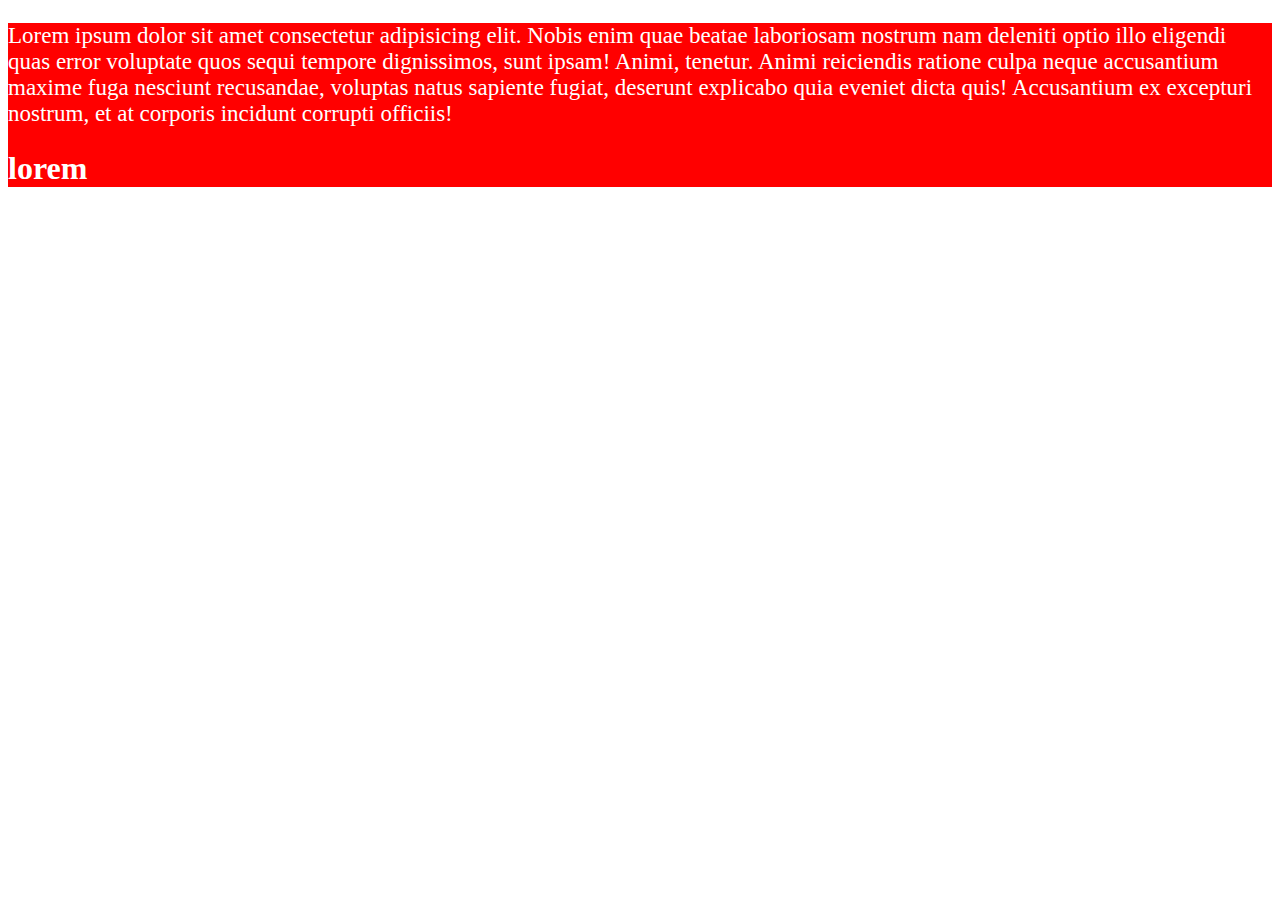
<file: day-02/index.html>
<!DOCTYPE html>
<html lang="en">
<head>
    <meta charset="UTF-8">
    <meta name="viewport" content="width=device-width, initial-scale=1.0">
    <title>day 02</title>
    <!-- external usage -->
    <link rel="stylesheet" href="style.css">

    <!-- internal css -->
    <style>

        p{
            font-size: 23px;
        }
    </style>
    
</head>
<body>
    <div class="test">
        <p>Lorem ipsum dolor sit amet consectetur adipisicing elit. Nobis enim quae beatae laboriosam nostrum nam deleniti optio illo eligendi quas error voluptate quos sequi tempore dignissimos, sunt ipsam! Animi, tenetur.
        Animi reiciendis ratione culpa neque accusantium maxime fuga nesciunt recusandae, voluptas natus sapiente fugiat, deserunt explicabo quia eveniet dicta quis! Accusantium ex excepturi nostrum, et at corporis incidunt corrupti officiis!</p>
     
        <!-- inline css -->
        <h1 style="color: white;">lorem </h1>
    </div>
</body>
</html>
</file>
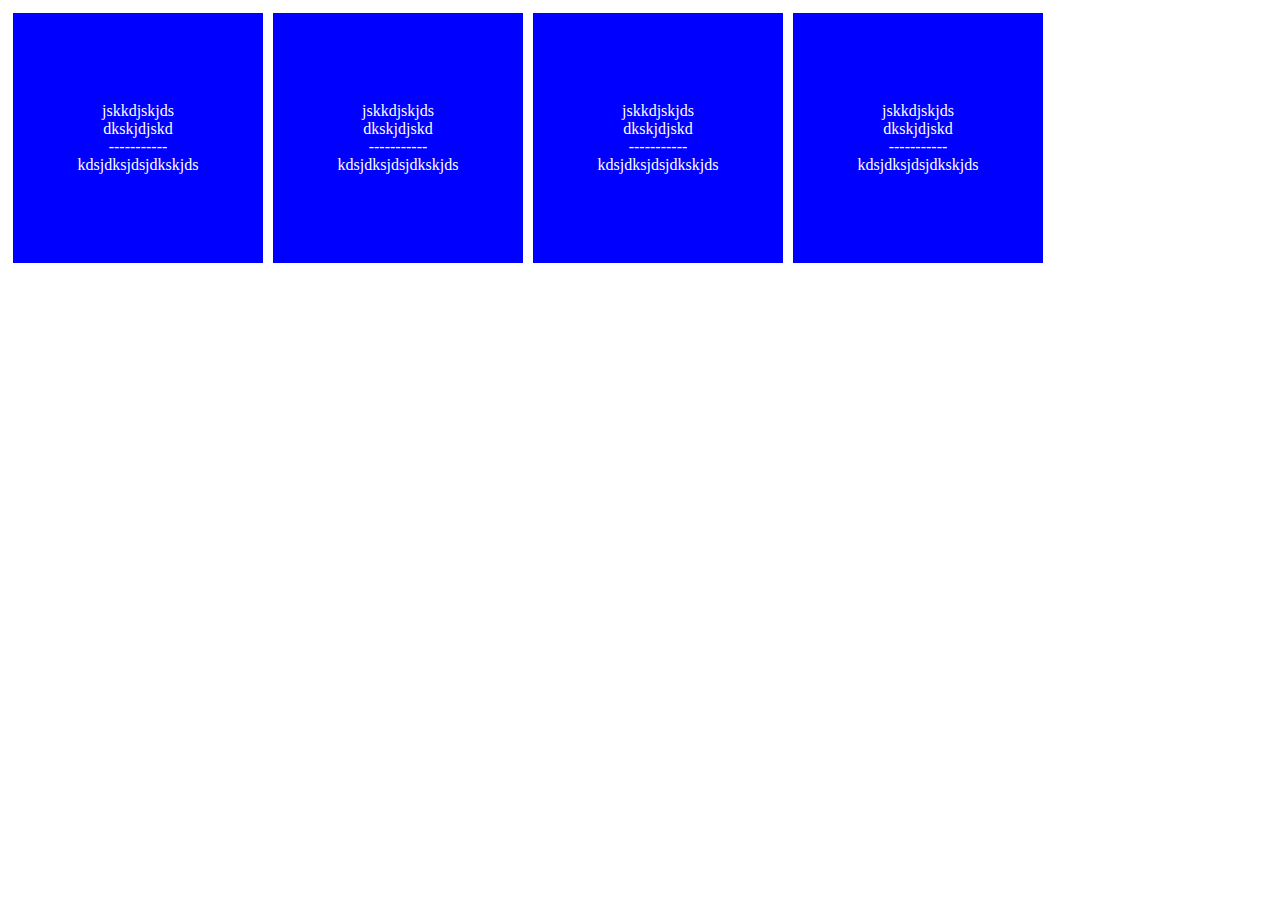
<file: day-03/example.html>
<!DOCTYPE html>
<html lang="en">
<head>
    <meta charset="UTF-8">
    <meta name="viewport" content="width=device-width, initial-scale=1.0">
    <title>Document</title>
    <link rel="stylesheet" href="example.css">
</head>
<body>
    <div class="container">
        <div class="box">
        <div class="image">
jskkdjskjds
        </div>
        <div class="title">
dkskjdjskd
        </div>
        <div class="underline">
            -----------
        </div>
        <div class="littleTitle">
kdsjdksjdsjdkskjds
        </div>
        </div>
        <div class="box">
            <div class="image">
    jskkdjskjds
            </div>
            <div class="title">
    dkskjdjskd
            </div>
            <div class="underline">
                -----------
            </div>
            <div class="littleTitle">
    kdsjdksjdsjdkskjds
            </div>
            </div>
            <div class="box">
                <div class="image">
        jskkdjskjds
                </div>
                <div class="title">
        dkskjdjskd
                </div>
                <div class="underline">
                    -----------
                </div>
                <div class="littleTitle">
        kdsjdksjdsjdkskjds
                </div>
                </div>
                <div class="box">
                    <div class="image">
            jskkdjskjds
                    </div>
                    <div class="title">
            dkskjdjskd
                    </div>
                    <div class="underline">
                        -----------
                    </div>
                    <div class="littleTitle">
            kdsjdksjdsjdkskjds
                    </div>
                    </div>
    </div>
</body>
</html>
</file>
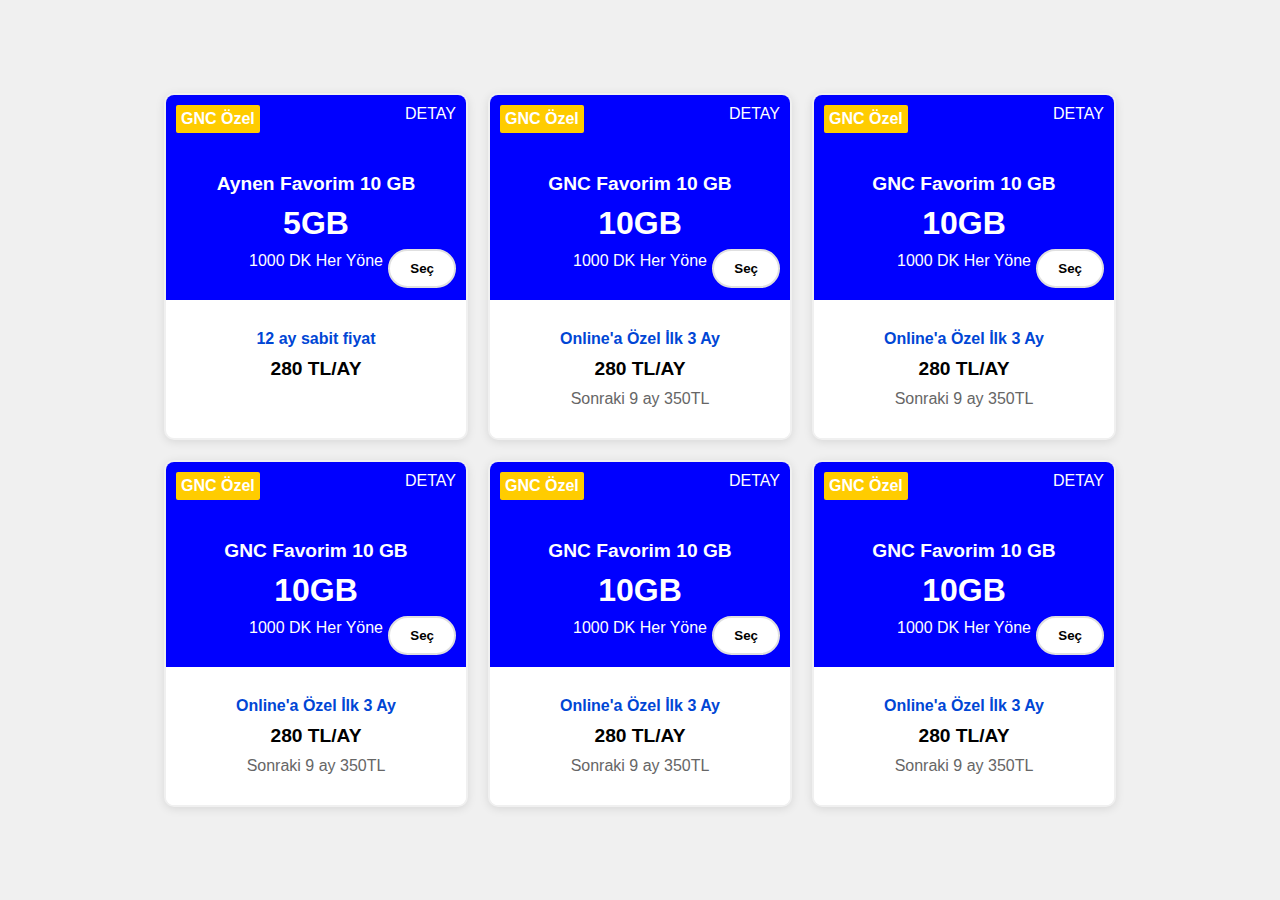
<file: day-03/homework.html>
<!DOCTYPE html>
<html lang="tr">
<head>
    <meta charset="UTF-8">
    <meta name="viewport" content="width=device-width, initial-scale=1.0">
    <title>homework</title>
    <link rel="stylesheet" href="homework.css">
</head>
<body>
    <div class="card-container">
        <div class="row">
            <div class="card">
                <div class="card-header">
                    <span class="label">GNC Özel</span>
                    <span class="details">DETAY</span>
                </div>
                <div class="card-body">
                    <h1 class="title">Aynen Favorim 10 GB</h1>
                    <h2 class="data">5GB</h2>
                    <p class="minutes">1000 DK Her Yöne</p>
                    <button class="select-button">Seç</button>
                </div>
                <div class="card-footer">
                   
                    <p class="online-special"> 12 ay sabit fiyat</p>
                    <p class="price">280 TL/AY</p>
                    <!-- <p class="next-months">Sonraki 9 ay 350TL</p> -->
                </div>
            </div>
            <div class="card">
                <div class="card-header">
                    <span class="label">GNC Özel</span>
                    <span class="details">DETAY</span>
                </div>
                <div class="card-body">
                    <h1 class="title">GNC Favorim 10 GB</h1>
                    <h2 class="data">10GB</h2>
                    <p class="minutes">1000 DK Her Yöne</p>
                    <button class="select-button">Seç</button>
                </div>
                <div class="card-footer">
               
                    <p class="online-special">Online'a Özel İlk 3 Ay</p>
                    <p class="price">280 TL/AY</p>
                    <p class="next-months">Sonraki 9 ay 350TL</p>
                </div>
            </div>
            <div class="card">
                <div class="card-header">
                    <span class="label">GNC Özel</span>
                    <span class="details">DETAY</span>
                </div>
                <div class="card-body">
                    <h1 class="title">GNC Favorim 10 GB</h1>
                    <h2 class="data">10GB</h2>
                    <p class="minutes">1000 DK Her Yöne</p>
                    <button class="select-button">Seç</button>
                </div>
                <div class="card-footer">
                
                    <p class="online-special">Online'a Özel İlk 3 Ay</p>
                    <p class="price">280 TL/AY</p>
                    <p class="next-months">Sonraki 9 ay 350TL</p>
                </div>
            </div>
        </div>
        <div class="row">
            <div class="card">
                <div class="card-header">
                    <span class="label">GNC Özel</span>
                    <span class="details">DETAY</span>
                </div>
                <div class="card-body">
                    <h1 class="title">GNC Favorim 10 GB</h1>
                    <h2 class="data">10GB</h2>
                    <p class="minutes">1000 DK Her Yöne</p>
                    <button class="select-button">Seç</button>
                </div>
                <div class="card-footer">
               
                    <p class="online-special">Online'a Özel İlk 3 Ay</p>
                    <p class="price">280 TL/AY</p>
                    <p class="next-months">Sonraki 9 ay 350TL</p>
                </div>
            </div>
            <div class="card">
                <div class="card-header">
                    <span class="label">GNC Özel</span>
                    <span class="details">DETAY</span>
                </div>
                <div class="card-body">
                    <h1 class="title">GNC Favorim 10 GB</h1>
                    <h2 class="data">10GB</h2>
                    <p class="minutes">1000 DK Her Yöne</p>
                    <button class="select-button">Seç</button>
                </div>
                <div class="card-footer">

                    <p class="online-special">Online'a Özel İlk 3 Ay</p>
                    <p class="price">280 TL/AY</p>
                    <p class="next-months">Sonraki 9 ay 350TL</p>
                </div>
            </div>
            <div class="card">
                <div class="card-header">
                    <span class="label">GNC Özel</span>
                    <span class="details">DETAY</span>
                </div>
                <div class="card-body">
                    <h1 class="title">GNC Favorim 10 GB</h1>
                    <h2 class="data">10GB</h2>
                    <p class="minutes">1000 DK Her Yöne</p>
                    <button class="select-button">Seç</button>
                </div>
                <div class="card-footer">

                    <p class="online-special">Online'a Özel İlk 3 Ay</p>
                    <p class="price">280 TL/AY</p>
                    <p class="next-months">Sonraki 9 ay 350TL</p>
                </div>
            </div>
        </div>
    </div>
</body>
</html>
</file>
<file: day-02/style.css>
.test{
    background-color: red;
    color: white;
}
</file>
<file: day-03/example.css>
.container {
    display: flex;
    flex-direction: row;
}

.box {
    width: 250px;
    height: 250px;
    background-color: blue;
    margin: 5px;
    display: flex;
   flex-direction: column;
   justify-content: center;
   align-items: center;
   color: white;
   animation: blink 2s infinite;
   /* animation: blink 2s ease; */
} @keyframes blink {
    0%{width: 95%;}
    25%{width: 55%;}
    100% {width:15%;}
}

.box:hover{
    width: 250px;
    height: 250px;
    background-color: blue;
    margin: 5px;
    display: flex;
   flex-direction: column;
   justify-content: center;
   align-items: center;
   transition: all 0.5s ease-out 1s;
}

 /* responsive with media query */
@media (max-width: 767px) {
    
.container {
    flex-direction: column;
    height: 95vh;
}
}
</file>
<file: day-03/homework.css>
body {
    font-family: Arial, sans-serif;
    display: flex;
    justify-content: center;
    align-items: center;
    height: 100vh;
    margin: 0;
    background-color: #f0f0f0;
}

.card-container {
    display: flex;
    flex-direction: column;
    align-items: center;
    gap: 20px;
}

.row {
    display: flex;
    gap: 20px;
}

.card {
    background-color: #fff;
    border-radius: 10px;
    box-shadow: 0 2px 10px rgba(0, 0, 0, 0.1);
    width: 300px;
    overflow: hidden;
    border: 2px solid #f0f0f0;
    position: relative;

    
}

.card-header {
    background-color:blue;
    color: #fff;
    display: flex;
    justify-content: space-between;
    padding: 10px;
    
}

.label {
    font-weight: bold;
    background-color: #ffcc00;
    border-radius: 2px;
    padding: 5px;
    animation: colorChange 5s infinite alternate;
}

.details {
    cursor: pointer;
    color: white;
}

.card-body {
    background-color: blue;
    padding: 20px;
    text-align: center;
    flex: 4;
}

.title {
    font-size: 1.2em;
    margin: 10px 0;
    color: white;
}

.data {
    font-size: 2em;
    margin: 10px 0;
    font-weight: bold;
    color: white;
}

.minutes {
    font-size: 1em;
    margin: 10px 0;
    color: white;
}

.select-button {
    background-color: #fff;
    color: #000;
    border: 2px solid #e0e0e0;
    padding: 10px 20px;
    position: absolute;
    border-radius: 20px;
    cursor: pointer;
    font-weight: bold;
    transition: all 0.3s ease;
    right: 10px;
    bottom: 150px;
    
}

.select-button:hover {
    background-color: #f0f0f0;
}
.card-footer {
    background-color: #fff;
    padding: 20px;
    text-align: center;
    flex: 1;
}



.online-special {
    color: #0046d5;
    margin: 10px 0;
    font-weight: bold;
}

.price {
    color: #000;
    margin: 10px 0;
    font-size: 1.2em;
    font-weight: bold;
}

.next-months {
    color: #666;
    margin: 10px 0;
}

@keyframes colorChange {
    0% {
 
        background-color: #ffcc00;
        color: #fffdfd;
    }
    50% {
        background-color: #0b0a0a;
        color: #ffcc00;
    }
    100% {
        background-color: #ffcc00;
        color: #fffdfd;
    }
}
</file>
